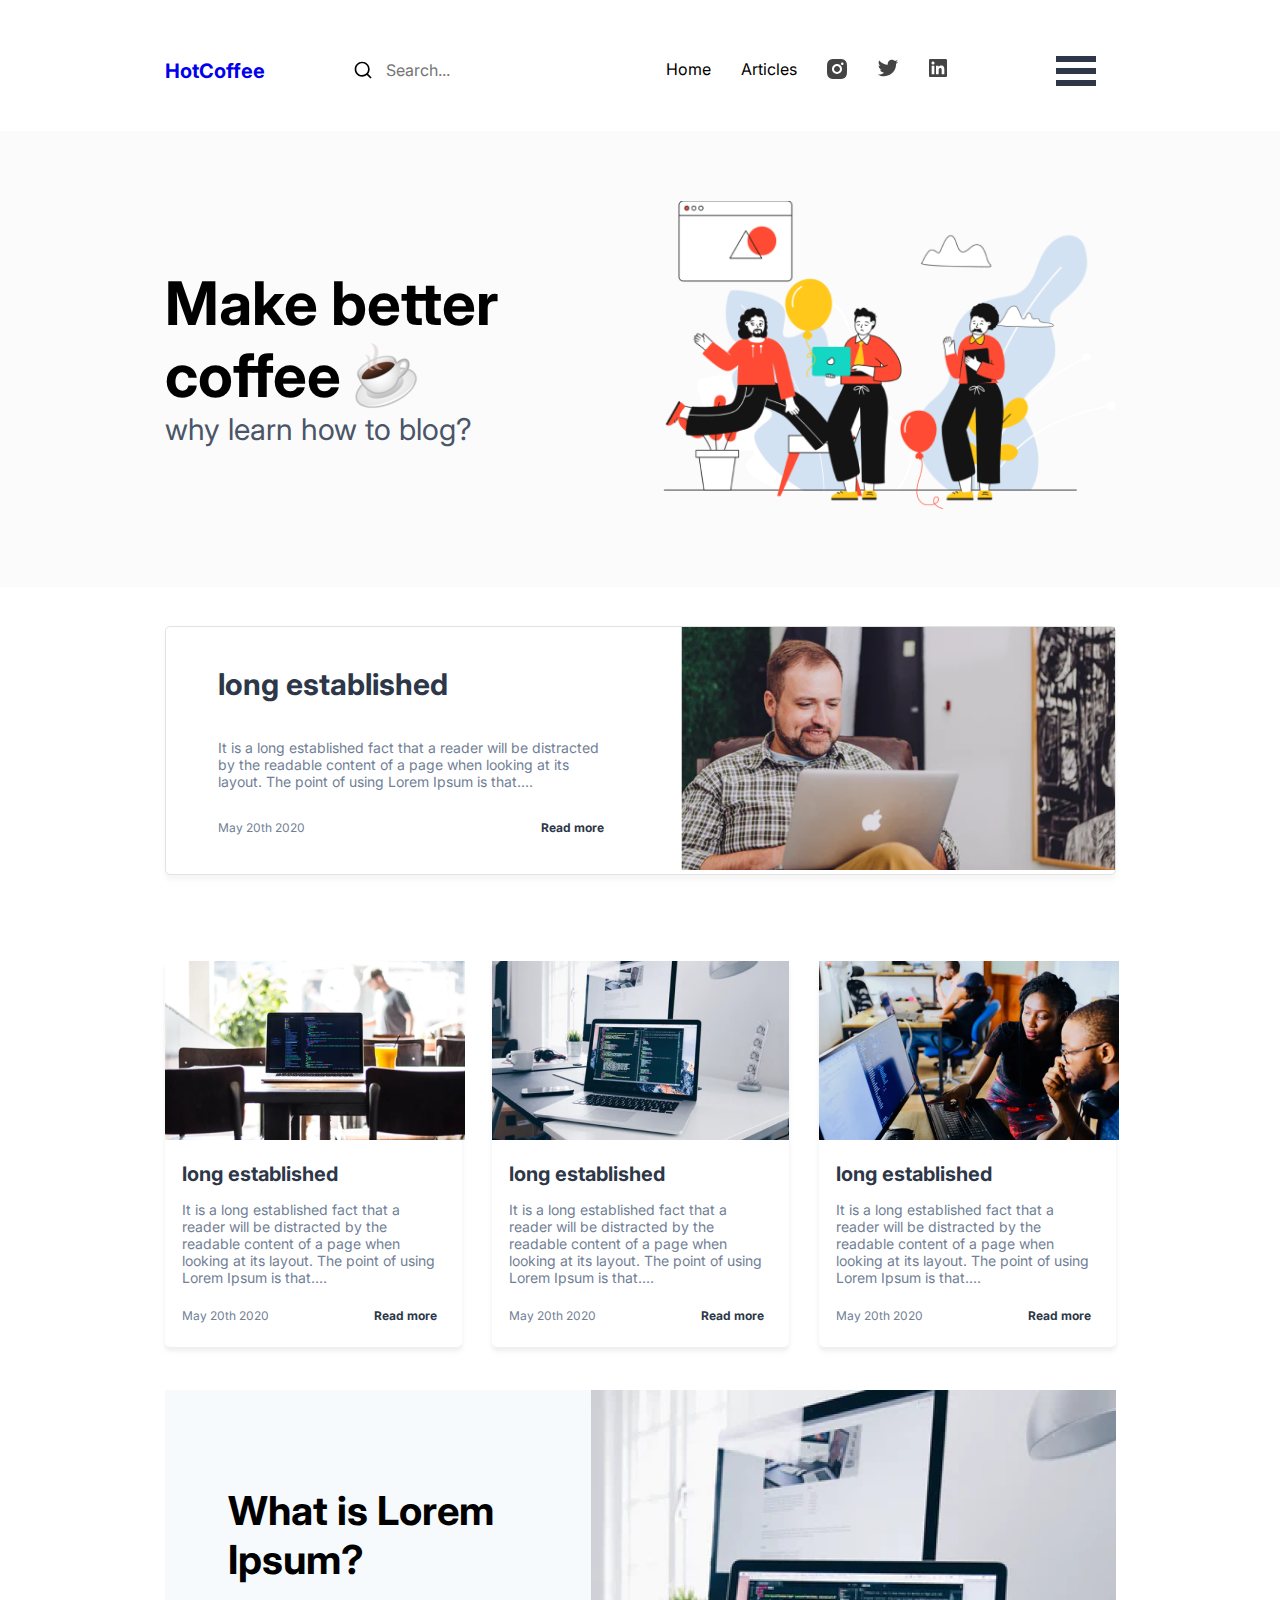
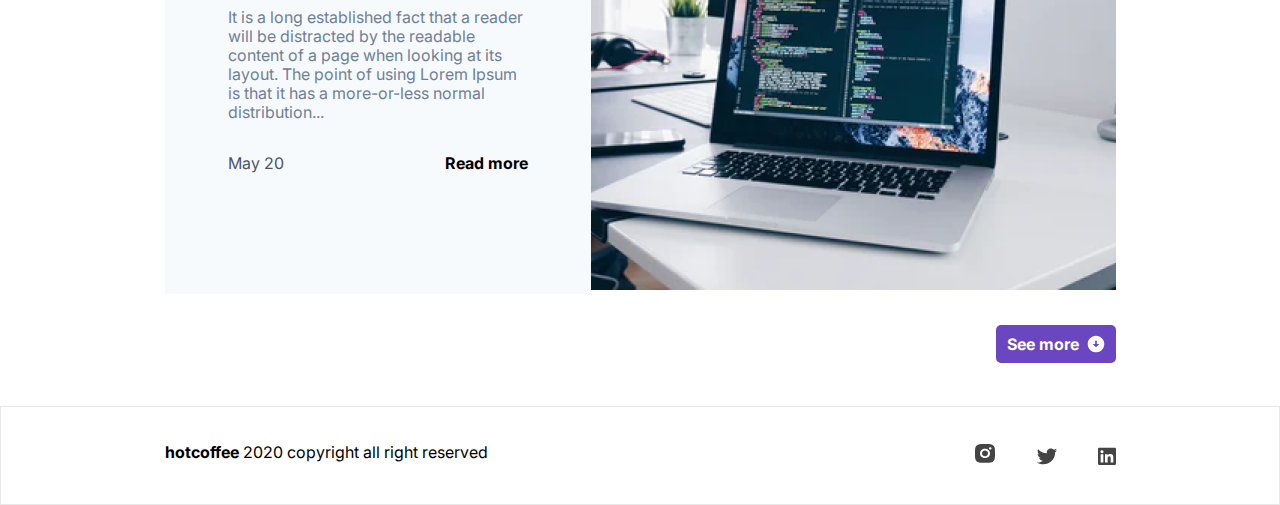
<file: index.html>
<!DOCTYPE html>
<html lang="en">

<head>
  <meta charset="UTF-8" />
  <meta http-equiv="X-UA-Compatible" content="IE=edge" />
  <meta name="viewport" content="width=device-width, initial-scale=1.0" />
  <title>Document</title>
  <link rel="stylesheet" href="./css/index.css" />
</head>

<body>
  <header class="header">
    <div class="container">
      <div class="header__content">
        <h2 class="header__logo"><a href="./pages/post.html"> HotCoffee</a></h2>
        <ul class="header__list">
          <li class="header__item">
            <label class="header__label" for="search__input">
              <img class="header__input--icon" src="./assets/img/header/search-icon.svg" alt="search-icon" />
              <input class="header__input" id="search__input" type="text" placeholder="Search..." />
            </label>
          </li>
          <li class="header__item">
            <a href="#" class="header__link"> Home </a>
          </li>
          <li class="header__item">
            <a href="#" class="header__link"> Articles </a>
          </li>
          <li class="header__item">
            <a href="#" class="header__link">
              <img src="./assets/img/header/inst-icon.svg" alt="" class="header__icon" />
            </a>
          </li>
          <li class="header__item">
            <a href="#" class="header__link">
              <img src="./assets/img/header/twitter-icon.svg" alt="" class="header__icon" />
            </a>
          </li>
          <li class="header__item">
            <a href="#" class="header__link">
              <img src="./assets/img/header/linkedin-icon.svg" alt="" class="header__icon" />
            </a>
          </li>
        </ul>

        <div class="burger">
          <div class="burger__menu">
            <div class="burger__line"></div>
            <div class="burger__line"></div>
            <div class="burger__line"></div>
            <div class="burger__close">x</div>
          </div>
          <div class="burger__list">
            <li class="header__item">
              <label class="header__label" for="search__input">
                <img class="header__input--icon" src="./assets/img/header/search-icon.svg" alt="search-icon" />
                <input class="header__input" id="search__input" type="text" placeholder="Search..." />
              </label>
            </li>
            <li class="header__item">
              <a href="#" class="header__link"> Home </a>
            </li>
            <li class="header__item">
              <a href="#" class="header__link"> Articles </a>
            </li>
            <li class="header__item">
              <a href="#" class="header__link">
                <img src="./assets/img/header/inst-icon.svg" alt="" class="header__icon" />
              </a>
            </li>
            <li class="header__item">
              <a href="#" class="header__link">
                <img src="./assets/img/header/twitter-icon.svg" alt="" class="header__icon" />
              </a>
            </li>
            <li class="header__item">
              <a href="#" class="header__link">
                <img src="./assets/img/header/linkedin-icon.svg" alt="" class="header__icon" />
              </a>
            </li>
          </div>
        </div>
      </div>
    </div>
  </header>
  <main>
    <section class="hero">
      <div class="container">
        <div class="hero__content">
          <div class="hero__left">
            <h1 class="hero__title">
              Make better
              <span class="hero__relative">
                coffee
                <img class="hero__cup" src="./assets/img/hero/cup.png" alt="" />
              </span>
            </h1>
            <h2 class="hero__suptitle">why learn how to blog?</h2>
          </div>
          <div class="hero__right">
            <img src="./assets/img/hero/hero__post.png" alt="" class="hero__right--post" />
          </div>
        </div>
      </div>
    </section>
    <section class="actual">
      <div class="container">
        <div class="actual__content">
          <div class="actual__left">
            <h2 class="actual__title">long established</h2>
            <p class="actual__description">
              It is a long established fact that a reader will be distracted by
              the readable content of a page when looking at its layout. The
              point of using Lorem Ipsum is that....
            </p>
            <div class="actual__bottom">
              <span class="actual__date">May 20th 2020</span>
              <a href="./pages/post.html" class="actual__details">Read more</a>
            </div>
          </div>
          <div class="actual__right">
            <img src="./assets/img/actual/actual-post.png" alt="actual-post" class="actual__img" />
          </div>
        </div>
      </div>
    </section>
    <section class="posts">
      <div class="container">
        <div class="posts__content">
          <div class="posts__box">
            <img src="./assets/img/post/post-1.png" alt="post-1" class="posts__img">
            <div class="posts__info">
              <h2 class="posts__title">long established</h2>
              <p class="posts__description">
                It is a long established fact that a reader will be distracted by
                the readable content of a page when looking at its layout. The
                point of using Lorem Ipsum is that....
              </p>
              <div class="posts__bottom">
                <span class="posts__date">May 20th 2020</span>
                <span class="posts__details">Read more</span>
              </div>
            </div>
          </div>
          <div class="posts__box">
            <img src="./assets/img/post/post-2.png" alt="post-1" class="posts__img">
            <div class="posts__info">
              <h2 class="posts__title">long established</h2>
              <p class="posts__description">
                It is a long established fact that a reader will be distracted by
                the readable content of a page when looking at its layout. The
                point of using Lorem Ipsum is that....
              </p>
              <div class="posts__bottom">
                <span class="posts__date">May 20th 2020</span>
                <span class="posts__details">Read more</span>
              </div>
            </div>
          </div>
          <div class="posts__box">
            <img src="./assets/img/post/post-3.png" alt="post-1" class="posts__img">
            <div class="posts__info">
              <h2 class="posts__title">long established</h2>
              <p class="posts__description">
                It is a long established fact that a reader will be distracted by
                the readable content of a page when looking at its layout. The
                point of using Lorem Ipsum is that....
              </p>
              <div class="posts__bottom">
                <span class="posts__date">May 20th 2020</span>
                <span class="posts__details">Read more</span>
              </div>
            </div>
          </div>
        </div>
    </section>

    <section class="big">
      <div class="container">
        <div class="big__content">
          <div class="big__left">
            <h2 class="big__title">
              What is Lorem Ipsum?
            </h2>
            <p class="big__description">
              It is a long established fact that a reader will be distracted by the readable content of a page when
              looking at its layout. The point of using Lorem Ipsum is that it has a more-or-less normal distribution...
            </p>
            <div class="big__bottom">
              <span class="big__date">May 20</span>
              <span class="big__details"> Read more</span>
            </div>
          </div>
          <div class="big__right">
            <img src="./assets/img/big/big-img.png" alt="big" class="big__img">
          </div>
        </div>
        <div class="big__btn--wrapper">
          <button class="big__btn">
            See more
            <img src="./assets/img/big/see-more.svg" alt="icon" class="big__btn--icon">
          </button>
        </div>
      </div>
    </section>
  </main>


  <footer class="footer">
    <div class="container">
      <div class="footer__content">
        <div class="footer__left">
          <h2 class="footer__title">
            <span class="footer__span">
              hotcoffee
            </span> 2020 copyright all right reserved
          </h2>

        </div>
        <div class="footer__right">
          <a href="#"> <img src="./assets/img/footer/instagram.svg" alt="icon" class="footer__icon"></a>
          <a href="#"> <img src="./assets/img/footer/twitter.svg" alt="icon" class="footer__icon"></a>
          <a href="#"><img src="./assets/img/footer/linkedin.svg" alt="icon" class="footer__icon"></a>
        </div>
      </div>
    </div>
  </footer>
  <script src="./js/burger.js"></script>
</body>

</html>
</file>
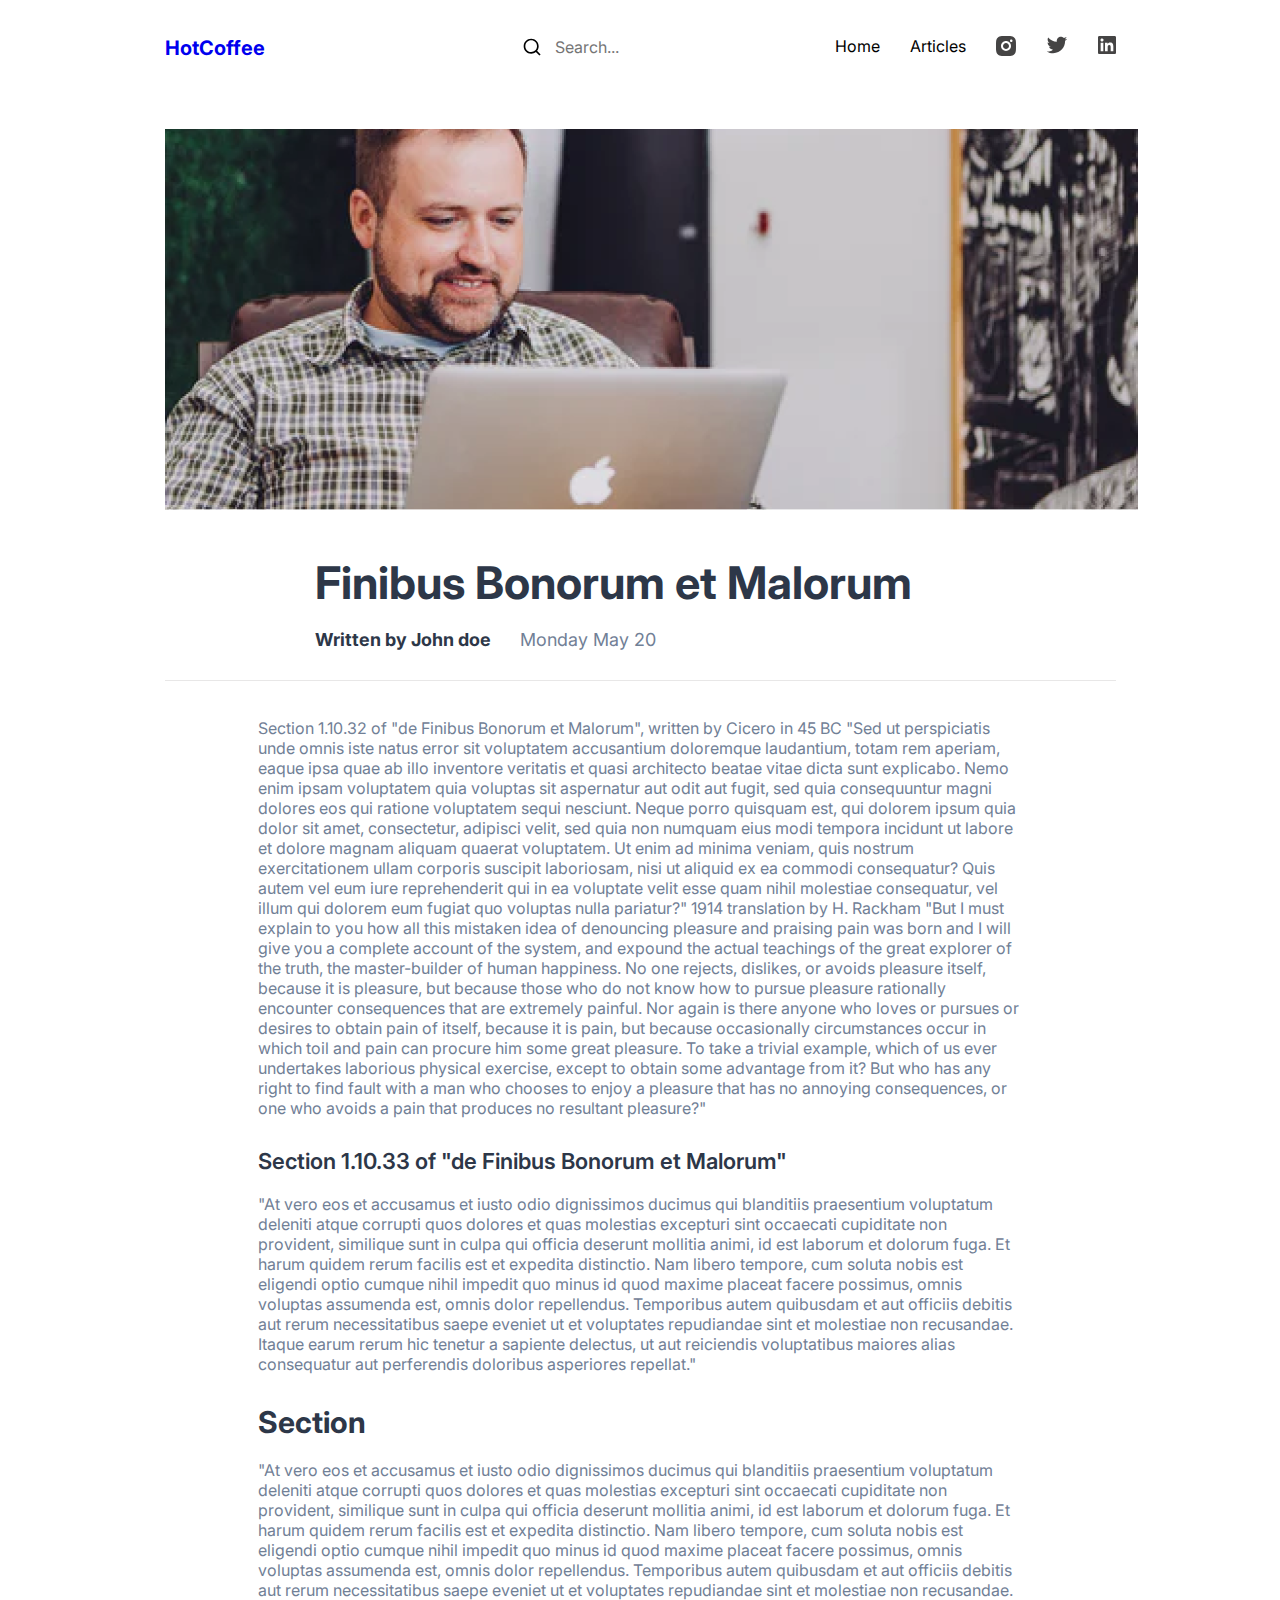
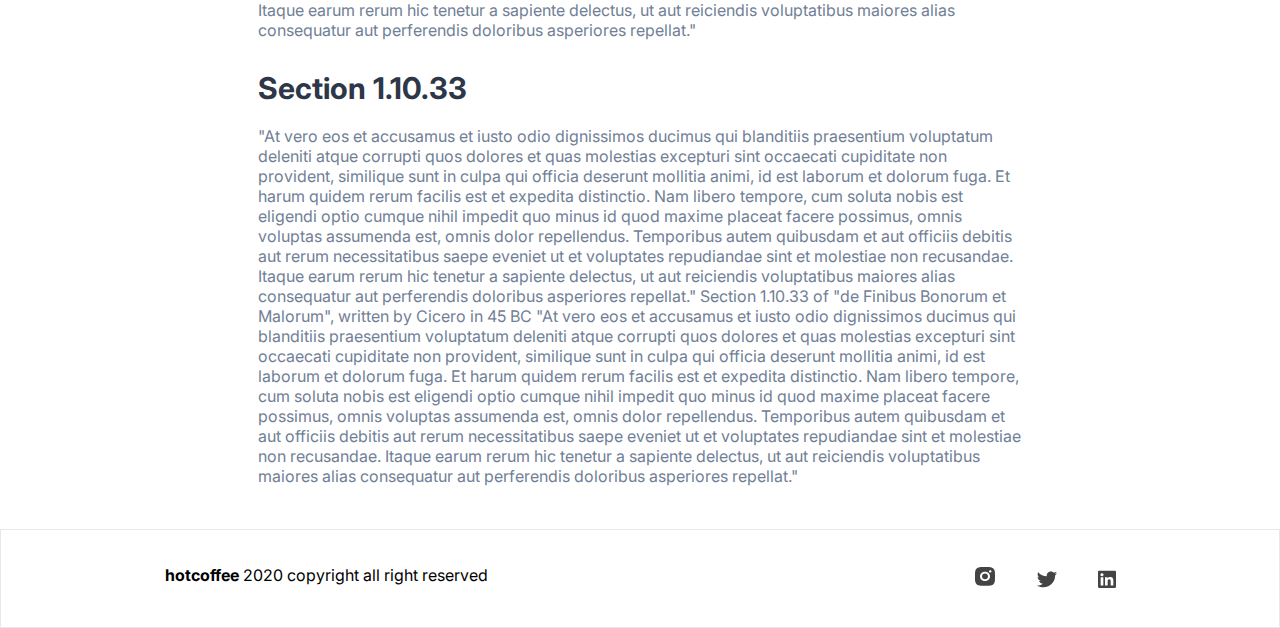
<file: pages/post.html>
<!DOCTYPE html>
<html lang="en">

<head>
    <meta charset="UTF-8">
    <meta http-equiv="X-UA-Compatible" content="IE=edge">
    <meta name="viewport" content="width=device-width, initial-scale=1.0">
    <title>Document</title>
    <link rel="stylesheet" href="../css/index.css">
</head>

<body>
    <header class="header">
        <div class="container">
            <div class="header__content">
                <h2 class="header__logo"><a href="../index.html">HotCoffee</a></h2>
                <ul class="header__list">
                    <li class="header__item">
                        <label class="header__label" for="search__input">
                            <img class="header__input--icon" src="../assets/img/header/search-icon.svg"
                                alt="search-icon" />
                            <input class="header__input" id="search__input" type="text" placeholder="Search..." />
                        </label>
                    </li>
                    <li class="header__item">
                        <a href="../index.html" class="header__link"> Home </a>
                    </li>
                    <li class="header__item">
                        <a href="#" class="header__link"> Articles </a>
                    </li>
                    <li class="header__item">
                        <a href="#" class="header__link">
                            <img src="../assets/img/header/inst-icon.svg" alt="" class="header__icon" />
                        </a>
                    </li>
                    <li class="header__item">
                        <a href="#" class="header__link">
                            <img src="../assets/img/header/twitter-icon.svg" alt="" class="header__icon" />
                        </a>
                    </li>
                    <li class="header__item">
                        <a href="#" class="header__link">
                            <img src="../assets/img/header/linkedin-icon.svg" alt="" class="header__icon" />
                        </a>
                    </li>
                </ul>
            </div>
        </div>
    </header>
    <main>
        <section class="banner">
            <div class="container">
                <div class="banner__content">
                    <img src="../pages/img/banner/banner-post.png" alt="img" class="banner__img">
                </div>
            </div>
        </section>
        <section class="blog">
            <div class="container">
                <div class="blog__content">
                    <h1 class="blog__title">Finibus Bonorum et Malorum</h1>
                    <div class="blog__bottom">
                        <span class="blog__suptitle">Written by John doe</span>
                        <span class="blog__date">Monday May 20</span>
                    </div>
                </div>
            </div>
        </section>

        <section class="text">
            <div class="container">
                <div class="text__content">
                    <p class="text__p">
                        Section 1.10.32 of "de Finibus Bonorum et Malorum", written by Cicero in 45 BC
                        "Sed ut perspiciatis unde omnis iste natus error sit voluptatem accusantium doloremque
                        laudantium,
                        totam rem aperiam, eaque ipsa quae ab illo inventore veritatis et quasi architecto beatae vitae
                        dicta sunt explicabo. Nemo enim ipsam voluptatem quia voluptas sit aspernatur aut odit aut
                        fugit,
                        sed quia consequuntur magni dolores eos qui ratione voluptatem sequi nesciunt. Neque porro
                        quisquam
                        est, qui dolorem ipsum quia dolor sit amet, consectetur, adipisci velit, sed quia non numquam
                        eius
                        modi tempora incidunt ut labore et dolore magnam aliquam quaerat voluptatem. Ut enim ad minima
                        veniam, quis nostrum exercitationem ullam corporis suscipit laboriosam, nisi ut aliquid ex ea
                        commodi consequatur? Quis autem vel eum iure reprehenderit qui in ea voluptate velit esse quam
                        nihil
                        molestiae consequatur, vel illum qui dolorem eum fugiat quo voluptas nulla pariatur?"

                        1914 translation by H. Rackham
                        "But I must explain to you how all this mistaken idea of denouncing pleasure and praising pain
                        was
                        born and I will give you a complete account of the system, and expound the actual teachings of
                        the
                        great explorer of the truth, the master-builder of human happiness. No one rejects, dislikes, or
                        avoids pleasure itself, because it is pleasure, but because those who do not know how to pursue
                        pleasure rationally encounter consequences that are extremely painful. Nor again is there anyone
                        who
                        loves or pursues or desires to obtain pain of itself, because it is pain, but because
                        occasionally
                        circumstances occur in which toil and pain can procure him some great pleasure. To take a
                        trivial
                        example, which of us ever undertakes laborious physical exercise, except to obtain some
                        advantage
                        from it? But who has any right to find fault with a man who chooses to enjoy a pleasure that has
                        no
                        annoying consequences, or one who avoids a pain that produces no resultant pleasure?"

                    <h3 class="text__caption">Section 1.10.33 of "de Finibus Bonorum et Malorum"</h3>

                    <p class="text__p"> "At vero eos et accusamus et iusto odio dignissimos ducimus qui blanditiis
                        praesentium voluptatum
                        deleniti atque corrupti quos dolores et quas molestias excepturi sint occaecati cupiditate non
                        provident, similique sunt in culpa qui officia deserunt mollitia animi, id est laborum et
                        dolorum
                        fuga.
                        Et harum quidem rerum facilis est et expedita distinctio. Nam libero tempore, cum soluta nobis
                        est
                        eligendi optio cumque nihil impedit quo minus id quod maxime placeat facere possimus, omnis
                        voluptas
                        assumenda est, omnis dolor repellendus. Temporibus autem quibusdam et aut officiis debitis aut
                        rerum
                        necessitatibus saepe eveniet ut et voluptates repudiandae sint et molestiae non recusandae.
                        Itaque
                        earum
                        rerum hic tenetur a sapiente delectus, ut aut reiciendis voluptatibus maiores alias consequatur
                        aut
                        perferendis doloribus asperiores repellat."</p>

                    <h2 class="text__title">Section</h2>

                    <p class="text__p"> "At vero eos et accusamus et iusto odio dignissimos ducimus qui blanditiis
                        praesentium voluptatum
                        deleniti atque corrupti quos dolores et quas molestias excepturi sint occaecati cupiditate non
                        provident, similique sunt in culpa qui officia deserunt mollitia animi, id est laborum et
                        dolorum
                        fuga.
                        Et harum quidem rerum facilis est et expedita distinctio. Nam libero tempore, cum soluta nobis
                        est
                        eligendi optio cumque nihil impedit quo minus id quod maxime placeat facere possimus, omnis
                        voluptas
                        assumenda est, omnis dolor repellendus. Temporibus autem quibusdam et aut officiis debitis aut
                        rerum
                        necessitatibus saepe eveniet ut et voluptates repudiandae sint et molestiae non recusandae.
                        Itaque
                        earum
                        rerum hic tenetur a sapiente delectus, ut aut reiciendis voluptatibus maiores alias consequatur
                        aut
                        perferendis doloribus asperiores repellat."</p>

                    <h2 class="text__title2">
                        Section 1.10.33</h2>
                    <p class="text__p">

                        "At vero eos et accusamus et iusto odio dignissimos ducimus qui blanditiis praesentium
                        voluptatum
                        deleniti atque corrupti quos dolores et quas molestias excepturi sint occaecati cupiditate non
                        provident, similique sunt in culpa qui officia deserunt mollitia animi, id est laborum et
                        dolorum
                        fuga.
                        Et harum quidem rerum facilis est et expedita distinctio. Nam libero tempore, cum soluta nobis
                        est
                        eligendi optio cumque nihil impedit quo minus id quod maxime placeat facere possimus, omnis
                        voluptas
                        assumenda est, omnis dolor repellendus. Temporibus autem quibusdam et aut officiis debitis aut
                        rerum
                        necessitatibus saepe eveniet ut et voluptates repudiandae sint et molestiae non recusandae.
                        Itaque
                        earum
                        rerum hic tenetur a sapiente delectus, ut aut reiciendis voluptatibus maiores alias consequatur
                        aut
                        perferendis doloribus asperiores repellat."
                        Section 1.10.33 of "de Finibus Bonorum et Malorum", written by Cicero in 45 BC
                        "At vero eos et accusamus et iusto odio dignissimos ducimus qui blanditiis praesentium
                        voluptatum
                        deleniti atque corrupti quos dolores et quas molestias excepturi sint occaecati cupiditate non
                        provident, similique sunt in culpa qui officia deserunt mollitia animi, id est laborum et
                        dolorum
                        fuga.
                        Et harum quidem rerum facilis est et expedita distinctio. Nam libero tempore, cum soluta nobis
                        est
                        eligendi optio cumque nihil impedit quo minus id quod maxime placeat facere possimus, omnis
                        voluptas
                        assumenda est, omnis dolor repellendus. Temporibus autem quibusdam et aut officiis debitis aut
                        rerum
                        necessitatibus saepe eveniet ut et voluptates repudiandae sint et molestiae non recusandae.
                        Itaque
                        earum
                        rerum hic tenetur a sapiente delectus, ut aut reiciendis voluptatibus maiores alias consequatur
                        aut
                        perferendis doloribus asperiores repellat."
                    </p>
                    </p>
                </div>
            </div>
        </section>
    </main>
    <footer class="footer">
        <div class="container">
            <div class="footer__content">
                <div class="footer__left">
                    <h2 class="footer__title">
                        <span class="footer__span">
                            hotcoffee
                        </span> 2020 copyright all right reserved
                    </h2>

                </div>
                <div class="footer__right">
                    <a href="#"> <img src="../assets/img/footer/instagram.svg" alt="icon" class="footer__icon"></a>
                    <a href="#"> <img src="../assets/img/footer/twitter.svg" alt="icon" class="footer__icon"></a>
                    <a href="#"><img src="../assets/img/footer/linkedin.svg" alt="icon" class="footer__icon"></a>
                </div>
            </div>
        </div>
    </footer>
</body>

</html>
</file>
<file: css/index.css>
@import url("https://fonts.googleapis.com/css2?family=Inter:wght@100;200;300;400;500;600;700;800;900&display=swap");
.container {
  max-width: 951px;
  margin: 0 auto;
  padding: 0 20px;
}

.header {
  padding: 36px 0 25px 0;
}
.header__content {
  display: flex;
  justify-content: space-between;
  align-items: center;
}
.header__list {
  display: flex;
}
.header__logo {
  font-family: "Inter", sans-serif;
  font-weight: 700;
  font-size: 20px;
  color: #000;
}
.header__link {
  font-family: "Inter", sans-serif;
  font-weight: 400;
  font-size: 16px;
  color: #000;
  margin-left: 30px;
}
.header__label {
  display: flex;
  align-items: center;
}
.header__input {
  border: none;
  font-family: "Inter", sans-serif;
  font-weight: 400;
  font-size: 16px;
  color: #718096;
}
.header__input--icon {
  margin-right: 12px;
}

.burger__menu {
  width: 80px;
  height: 70px;
  padding: 20px;
  box-sizing: border-box;
  display: flex;
  flex-direction: column;
  justify-content: space-between;
}
.burger__line {
  background: #2d3748;
  height: 6px;
}
.burger .header__item {
  margin-top: 20px;
  text-align: center;
}
.burger__list {
  display: none;
  position: absolute;
  right: 0;
  background: #fff;
  z-index: 10;
}
.burger__close {
  display: none;
  font-size: 50px;
  font-weight: 600;
}
.burger.active .burger__list {
  display: block;
}
.burger.active .burger__close {
  display: block;
}
.burger.active .burger__line {
  display: none;
}

.hero {
  padding: 70px 0 74px 0;
  background: #FBFBFB;
}
.hero__content {
  display: flex;
  justify-content: space-between;
  align-items: center;
}
.hero__title {
  font-family: "Inter", sans-serif;
  font-weight: 700;
  font-size: 60px;
  color: #000;
}
.hero__suptitle {
  font-family: "Inter", sans-serif;
  font-weight: 400;
  font-size: 30px;
  color: #4a5568;
}
.hero__relative {
  position: relative;
}
.hero__cup {
  position: absolute;
  right: -85px;
  top: -11px;
}
.hero__right img {
  max-width: 100%;
}

.actual {
  margin-top: 39px;
}
.actual__content {
  display: flex;
  align-items: center;
  border: 1px solid #e2e2e2;
  box-shadow: 0px 5px 4px rgba(221, 221, 221, 0.25);
  border-radius: 5px;
  margin-bottom: 43px;
}
.actual__left {
  padding-right: 77px;
  padding-left: 52px;
}
.actual__title {
  font-family: "Inter", sans-serif;
  font-weight: 700;
  font-size: 30px;
  color: #2d3748;
}
.actual__description {
  font-family: "Inter", sans-serif;
  font-weight: 400;
  font-size: 14px;
  color: #718096;
  margin-top: 37px;
  margin-bottom: 30px;
}
.actual__bottom {
  display: flex;
  justify-content: space-between;
}
.actual__date {
  font-family: "Inter", sans-serif;
  font-weight: 400;
  font-size: 12px;
  color: #718096;
}
.actual__details {
  font-family: "Inter", sans-serif;
  font-weight: 700;
  font-size: 12px;
  color: #2d3748;
}

.posts__content {
  display: flex;
  justify-content: space-between;
  flex-wrap: wrap;
}
.posts__title {
  font-family: "Inter", sans-serif;
  font-weight: 700;
  font-size: 20px;
  color: #2d3748;
}
.posts__description {
  font-family: "Inter", sans-serif;
  font-weight: 400;
  font-size: 14px;
  color: #718096;
  margin-top: 15px;
  margin-bottom: 22px;
}
.posts__bottom {
  display: flex;
  justify-content: space-between;
}
.posts__date {
  font-family: "Inter", sans-serif;
  font-weight: 400;
  font-size: 12px;
  color: #718096;
}
.posts__details {
  font-family: "Inter", sans-serif;
  font-weight: 700;
  font-size: 12px;
  color: #2d3748;
}
.posts__box {
  width: 297px;
  box-shadow: 0px 4px 4px rgba(192, 189, 189, 0.25);
  border-radius: 5px;
  margin-top: 43px;
}
.posts__info {
  padding: 18px 25px 24px 17px;
}

.big {
  margin-top: 43px;
}
.big__content {
  display: flex;
}
.big__left {
  padding-left: 63px;
  padding-right: 63px;
  background: #f7fafc;
}
.big__title {
  font-family: "Inter", sans-serif;
  font-weight: 700;
  font-size: 40px;
  color: #000;
  margin-top: 96px;
}
.big__description {
  font-family: "Inter", sans-serif;
  font-weight: 400;
  font-size: 16px;
  color: #718096;
  margin-top: 24px;
  margin-bottom: 31px;
  line-height: 19px;
}
.big__date {
  font-family: "Inter", sans-serif;
  font-weight: 400;
  font-size: 16px;
  color: #4a5568;
}
.big__details {
  font-family: "Inter", sans-serif;
  font-weight: 700;
  font-size: 16px;
  color: #000;
}
.big__bottom {
  display: flex;
  justify-content: space-between;
}
.big__btn {
  background: #6b46c1;
  border-radius: 5px;
  border: none;
  font-family: "Inter", sans-serif;
  font-weight: 700;
  font-size: 16px;
  color: #fff;
  display: flex;
  align-items: center;
  padding: 9px 11px;
  cursor: pointer;
  transition: 0.2s;
}
.big__btn:hover {
  background: #4818b7;
  color: #bcaedd;
}
.big__btn--wrapper {
  display: flex;
  justify-content: flex-end;
  margin-top: 31px;
}
.big__btn--icon {
  margin-left: 8px;
  background: #6b46c1;
  border-radius: 100%;
}

.footer {
  border: 1px solid #E8E8E8;
  margin-top: 43px;
  padding: 35px;
}
.footer__title {
  font-family: "Inter", sans-serif;
  font-weight: 400;
  font-size: 16px;
  color: #000;
}
.footer__span {
  font-family: "Inter", sans-serif;
  font-weight: 700;
  font-size: 16px;
  color: #000;
}
.footer__content {
  display: flex;
  justify-content: space-between;
}
.footer__icon {
  margin-left: 35px;
}

.banner__img {
  display: inline !important;
  margin-top: 44px;
}

.blog__title {
  font-family: "Inter", sans-serif;
  font-weight: 700;
  font-size: 45px;
  color: #2d3748;
  margin-top: 41px;
}
.blog__suptitle {
  font-family: "Inter", sans-serif;
  font-weight: 700;
  font-size: 18px;
  color: #2d3748;
  margin-right: 25px;
}
.blog__date {
  font-family: "Inter", sans-serif;
  font-weight: 400;
  font-size: 18px;
  color: #718096;
}
.blog__content {
  display: flex;
  flex-direction: column;
  padding-left: 150px;
  border-bottom: 1px solid #e8e7e7;
}
.blog__bottom {
  margin-top: 19px;
  margin-bottom: 30px;
}

.text {
  margin-top: 37px;
}
.text__content {
  max-width: 765px;
  margin: auto;
}
.text__p {
  font-family: "Inter", sans-serif;
  font-weight: 400;
  font-size: 16px;
  color: #718096;
}
.text__title {
  font-family: "Inter", sans-serif;
  font-weight: 700;
  font-size: 30px;
  color: #2d3748;
  margin-top: 30px;
  margin-bottom: 20px;
}
.text__title2 {
  font-family: "Inter", sans-serif;
  font-weight: 700;
  font-size: 30px;
  color: #2d3748;
  margin-top: 30px;
  margin-bottom: 20px;
}
.text__caption {
  font-family: "Inter", sans-serif;
  font-weight: 600;
  font-size: 22px;
  color: #2d3748;
  margin-top: 30px;
  margin-bottom: 20px;
}

@media screen and (max-width: 930px) {
  .posts__content {
    display: block;
  }
  .posts__box {
    margin-right: auto;
    margin-left: auto;
  }
  .big__content {
    flex-wrap: wrap-reverse;
    max-width: 525px;
    margin: 0 auto;
  }
  .big__left {
    padding-bottom: 118px;
  }
}
@media screen and (max-width: 816px) {
  .actual__content {
    flex-wrap: wrap-reverse;
    margin: 0 auto;
    justify-content: center;
    max-width: 435px;
  }
  .actual__right img {
    width: 100%;
  }
  .actual__left {
    padding-top: 20px;
    padding-bottom: 20px;
  }
}
@media screen and (max-width: 731px) {
  .header__list {
    display: none;
  }
  .hero__content {
    display: flex;
    flex-direction: column;
    text-align: center;
  }
  .hero__content h1 {
    font-size: 40px;
  }
  .hero__content h1 img {
    display: none;
  }
  .hero__content h2 {
    font-size: 20px;
  }
}
@media screen and (max-width: 564px) {
  .big img {
    width: 100%;
  }
  .big__btn {
    font-size: 20px;
    width: 120px;
    height: 60px;
    text-align: center;
  }
  .big__btn img {
    width: 40%;
  }
}
body {
  font-family: "Segoe UI", Tahoma, Geneva, Verdana, sans-serif;
}

ul {
  margin: 0;
  list-style: none;
  padding: 0;
}

h1,
h2,
h3,
h4,
h5,
h6,
p,
body {
  margin: 0;
}

a {
  text-decoration: none;
}

li {
  list-style: none;
}/*# sourceMappingURL=index.css.map */
</file>
